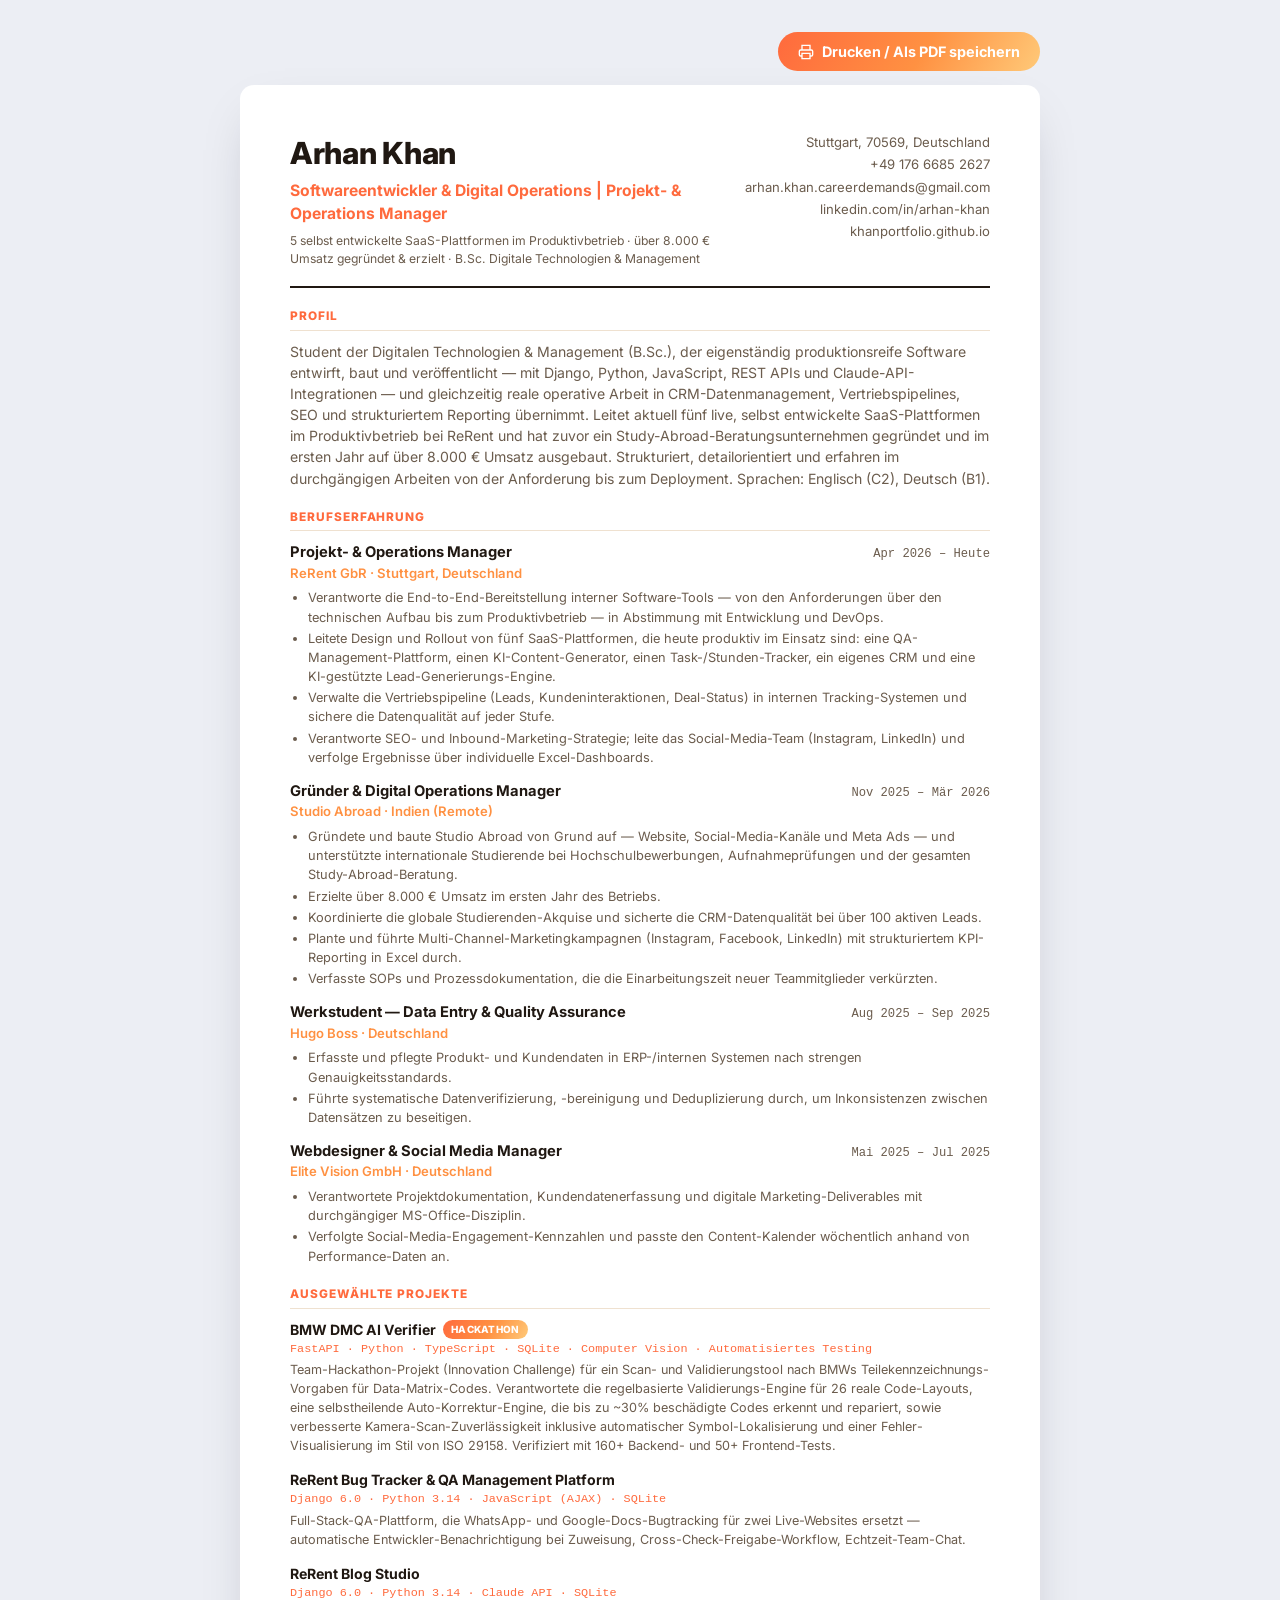
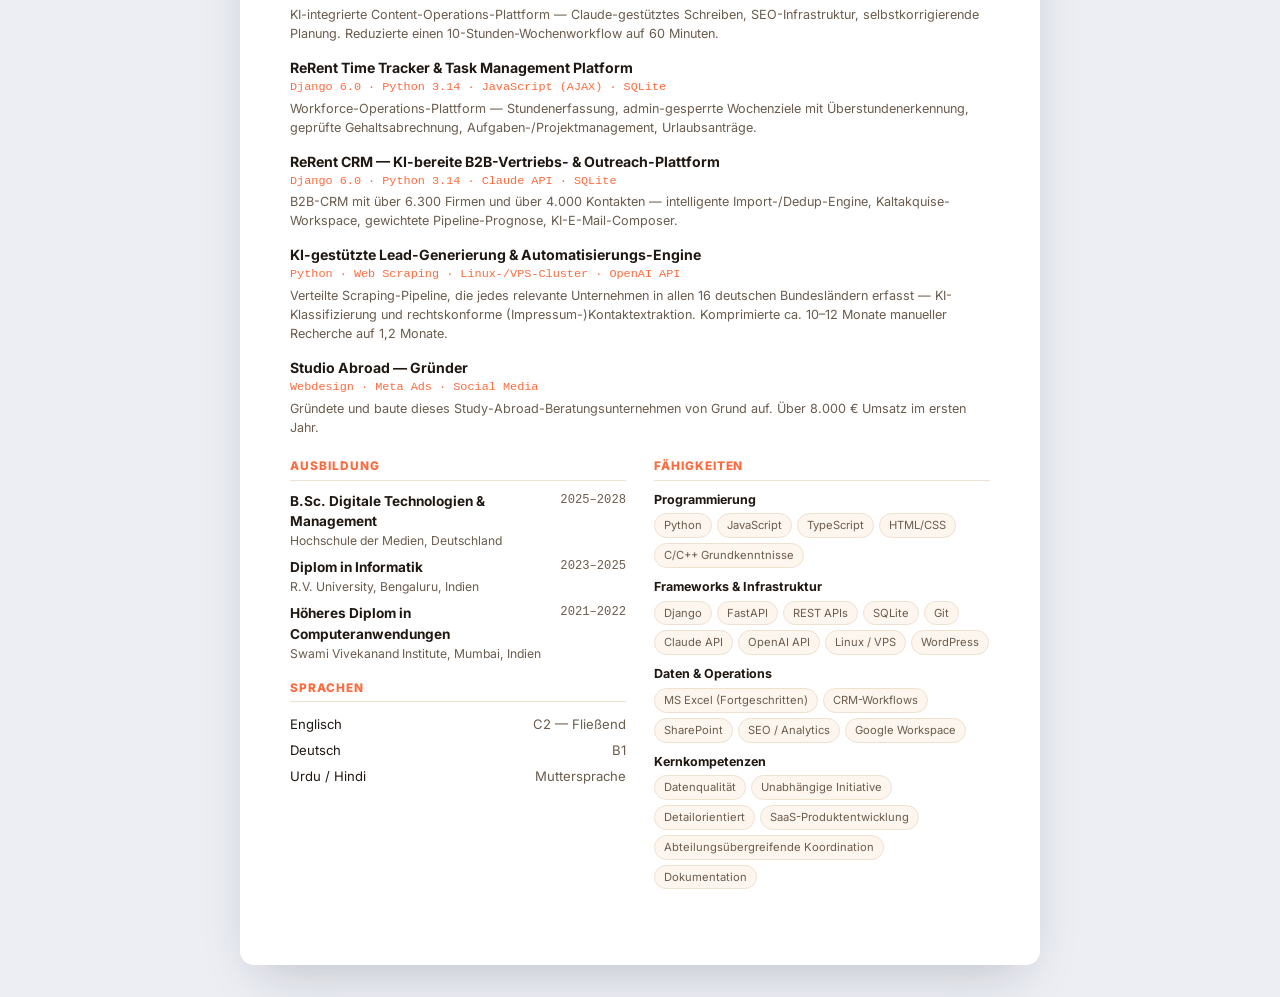
<file: cv-de.html>
<!DOCTYPE html>
<html lang="de">
<head>
<meta charset="UTF-8">
<meta name="viewport" content="width=device-width, initial-scale=1.0">
<title>Arhan Khan — Lebenslauf</title>
<meta name="description" content="Arhan Khan — Softwareentwickler &amp; Digital Operations. Lebenslauf.">
<link rel="icon" href="data:image/svg+xml,%3Csvg xmlns='http://www.w3.org/2000/svg' viewBox='0 0 64 64'%3E%3Cdefs%3E%3ClinearGradient id='g' x1='0' y1='0' x2='1' y2='1'%3E%3Cstop offset='0' stop-color='%23ff6a3d'/%3E%3Cstop offset='.5' stop-color='%23ff9142'/%3E%3Cstop offset='1' stop-color='%23ffc978'/%3E%3C/linearGradient%3E%3C/defs%3E%3Crect width='64' height='64' rx='16' fill='url(%23g)'/%3E%3Ctext x='32' y='42' font-size='28' font-family='Arial,sans-serif' font-weight='700' fill='white' text-anchor='middle'%3EAK%3C/text%3E%3C/svg%3E">
<link rel="preconnect" href="https://fonts.googleapis.com">
<link rel="preconnect" href="https://fonts.gstatic.com" crossorigin>
<link href="https://fonts.googleapis.com/css2?family=Inter:wght@400;500;600;700;800&display=swap" rel="stylesheet">
<style>
  :root {
    --accent-1: #ff6a3d; --accent-2: #ff9142; --accent-3: #ffc978;
    --gradient: linear-gradient(120deg, var(--accent-1), var(--accent-2) 55%, var(--accent-3));
    --text: #201812; --text-dim: #6b5c4d; --border: #efe1d0; --bg-alt: #fdf6ee;
  }
  * { box-sizing: border-box; margin: 0; padding: 0; }
  body {
    font-family: 'Inter', system-ui, sans-serif;
    color: var(--text);
    line-height: 1.5;
    background: #eceef4;
    padding: 32px 16px;
  }
  .page {
    max-width: 800px;
    margin: 0 auto;
    background: #fff;
    border-radius: 14px;
    box-shadow: 0 20px 50px -20px rgba(20,20,40,.25);
    padding: 46px 50px 56px;
  }
  .toolbar {
    max-width: 800px; margin: 0 auto 14px;
    display: flex; justify-content: flex-end;
  }
  .print-btn {
    display: inline-flex; align-items: center; gap: 8px;
    background: var(--gradient); color: #fff; border: none;
    padding: 11px 20px; border-radius: 999px; font-weight: 700; font-size: .9rem;
    cursor: pointer; font-family: inherit;
  }
  header { display: flex; justify-content: space-between; align-items: flex-start; gap: 20px; border-bottom: 2px solid var(--text); padding-bottom: 18px; margin-bottom: 20px; }
  h1 { font-size: 1.9rem; font-weight: 800; letter-spacing: -.01em; }
  .role { font-size: .98rem; color: var(--accent-1); font-weight: 700; margin-top: 2px; }
  .hdr-stats { font-size: .76rem; color: var(--text-dim); margin-top: 6px; }
  .contact { text-align: right; font-size: .82rem; color: var(--text-dim); line-height: 1.7; }
  .contact a { color: var(--text-dim); text-decoration: none; }

  section { margin-bottom: 20px; }
  h2 {
    font-size: .74rem; letter-spacing: .08em; text-transform: uppercase;
    color: var(--accent-1); font-weight: 800; margin-bottom: 10px;
    padding-bottom: 4px; border-bottom: 1px solid var(--border);
  }
  .profile { font-size: .88rem; color: var(--text-dim); }

  .entry { margin-bottom: 13px; }
  .entry:last-child { margin-bottom: 0; }
  .entry-head { display: flex; justify-content: space-between; align-items: baseline; gap: 12px; flex-wrap: wrap; }
  .entry-title { font-weight: 700; font-size: .92rem; }
  .entry-org { font-size: .82rem; color: var(--accent-2); font-weight: 600; }
  .entry-date { font-size: .76rem; color: var(--text-dim); font-family: ui-monospace, monospace; white-space: nowrap; }
  .entry ul { margin: 5px 0 0 18px; }
  .entry li { font-size: .8rem; color: var(--text-dim); margin-bottom: 2px; }

  .proj-title { font-weight: 700; font-size: .88rem; display: flex; align-items: center; gap: 7px; flex-wrap: wrap; }
  .proj-badge {
    display: inline-block; font-size: .62rem; font-weight: 800; letter-spacing: .03em;
    text-transform: uppercase; color: #fff; background: var(--gradient);
    border-radius: 999px; padding: 2px 8px;
  }
  .proj-stack { font-size: .74rem; color: var(--accent-1); font-family: ui-monospace, monospace; margin: 1px 0 3px; }
  .proj-desc { font-size: .79rem; color: var(--text-dim); }

  .two-col { display: grid; grid-template-columns: 1fr 1fr; gap: 28px; }
  .skill-group { margin-bottom: 10px; }
  .skill-group:last-child { margin-bottom: 0; }
  .skill-label { font-size: .78rem; font-weight: 700; margin-bottom: 4px; }
  .pill-row { display: flex; flex-wrap: wrap; gap: 5px; }
  .pill { font-size: .7rem; background: var(--bg-alt); border: 1px solid var(--border); border-radius: 999px; padding: 3px 9px; color: var(--text-dim); }

  .edu-row { display: flex; justify-content: space-between; gap: 10px; font-size: .82rem; margin-bottom: 6px; }
  .edu-row strong { display: block; font-size: .85rem; }
  .edu-loc { color: var(--text-dim); font-size: .76rem; }
  .edu-date { color: var(--text-dim); font-size: .76rem; font-family: ui-monospace, monospace; white-space: nowrap; }

  .lang-row { display: flex; justify-content: space-between; font-size: .82rem; padding: 3px 0; }
  .lang-row span:last-child { color: var(--text-dim); }

  @media print {
    body { background: #fff; padding: 0; font-size: 85%; }
    .toolbar { display: none; }
    .page { box-shadow: none; border-radius: 0; padding: 0; max-width: 100%; }
    @page { margin: 9mm; }
    header { margin-bottom: 11px; padding-bottom: 10px; }
    section { margin-bottom: 10px; }
    h2 { margin-bottom: 5px; padding-bottom: 2px; }
    .entry { margin-bottom: 6px; }
    .entry ul { margin-top: 3px; }
    .entry li { margin-bottom: 1px; line-height: 1.32; }
    .profile { line-height: 1.38; }
  }
  @media (max-width: 640px) {
    .page { padding: 30px 22px; }
    header { flex-direction: column; }
    .contact { text-align: left; }
    .two-col { grid-template-columns: 1fr; }
  }
</style>
</head>
<body>

<div class="toolbar">
  <button class="print-btn" onclick="window.print()">
    <svg width="16" height="16" viewBox="0 0 24 24" fill="none" stroke="currentColor" stroke-width="2"><path d="M6 9V2h12v7M6 18H4a2 2 0 0 1-2-2v-5a2 2 0 0 1 2-2h16a2 2 0 0 1 2 2v5a2 2 0 0 1-2 2h-2M6 14h12v8H6z"/></svg>
    Drucken / Als PDF speichern
  </button>
</div>

<div class="page">

  <header>
    <div>
      <h1>Arhan Khan</h1>
      <p class="role">Softwareentwickler &amp; Digital Operations | Projekt- &amp; Operations Manager</p>
      <p class="hdr-stats">5 selbst entwickelte SaaS-Plattformen im Produktivbetrieb · über 8.000&nbsp;€ Umsatz gegründet &amp; erzielt · B.Sc. Digitale Technologien &amp; Management</p>
    </div>
    <div class="contact">
      Stuttgart, 70569, Deutschland<br>
      +49 176 6685 2627<br>
      <a href="mailto:arhan.khan.careerdemands@gmail.com">arhan.khan.careerdemands@gmail.com</a><br>
      <a href="https://linkedin.com/in/arhan-khan">linkedin.com/in/arhan-khan</a><br>
      <a href="https://khanportfolio.github.io/">khanportfolio.github.io</a>
    </div>
  </header>

  <section>
    <h2>Profil</h2>
    <p class="profile">Student der Digitalen Technologien &amp; Management (B.Sc.), der eigenständig produktionsreife Software entwirft, baut und veröffentlicht — mit Django, Python, JavaScript, REST APIs und Claude-API-Integrationen — und gleichzeitig reale operative Arbeit in CRM-Datenmanagement, Vertriebspipelines, SEO und strukturiertem Reporting übernimmt. Leitet aktuell fünf live, selbst entwickelte SaaS-Plattformen im Produktivbetrieb bei ReRent und hat zuvor ein Study-Abroad-Beratungsunternehmen gegründet und im ersten Jahr auf über 8.000&nbsp;€ Umsatz ausgebaut. Strukturiert, detailorientiert und erfahren im durchgängigen Arbeiten von der Anforderung bis zum Deployment. Sprachen: Englisch (C2), Deutsch (B1).</p>
  </section>

  <section>
    <h2>Berufserfahrung</h2>

    <div class="entry">
      <div class="entry-head">
        <span class="entry-title">Projekt- &amp; Operations Manager</span>
        <span class="entry-date">Apr 2026 – Heute</span>
      </div>
      <div class="entry-org">ReRent GbR · Stuttgart, Deutschland</div>
      <ul>
        <li>Verantworte die End-to-End-Bereitstellung interner Software-Tools — von den Anforderungen über den technischen Aufbau bis zum Produktivbetrieb — in Abstimmung mit Entwicklung und DevOps.</li>
        <li>Leitete Design und Rollout von fünf SaaS-Plattformen, die heute produktiv im Einsatz sind: eine QA-Management-Plattform, einen KI-Content-Generator, einen Task-/Stunden-Tracker, ein eigenes CRM und eine KI-gestützte Lead-Generierungs-Engine.</li>
        <li>Verwalte die Vertriebspipeline (Leads, Kundeninteraktionen, Deal-Status) in internen Tracking-Systemen und sichere die Datenqualität auf jeder Stufe.</li>
        <li>Verantworte SEO- und Inbound-Marketing-Strategie; leite das Social-Media-Team (Instagram, LinkedIn) und verfolge Ergebnisse über individuelle Excel-Dashboards.</li>
      </ul>
    </div>

    <div class="entry">
      <div class="entry-head">
        <span class="entry-title">Gründer &amp; Digital Operations Manager</span>
        <span class="entry-date">Nov 2025 – Mär 2026</span>
      </div>
      <div class="entry-org">Studio Abroad · Indien (Remote)</div>
      <ul>
        <li>Gründete und baute Studio Abroad von Grund auf — Website, Social-Media-Kanäle und Meta Ads — und unterstützte internationale Studierende bei Hochschulbewerbungen, Aufnahmeprüfungen und der gesamten Study-Abroad-Beratung.</li>
        <li>Erzielte über 8.000&nbsp;€ Umsatz im ersten Jahr des Betriebs.</li>
        <li>Koordinierte die globale Studierenden-Akquise und sicherte die CRM-Datenqualität bei über 100 aktiven Leads.</li>
        <li>Plante und führte Multi-Channel-Marketingkampagnen (Instagram, Facebook, LinkedIn) mit strukturiertem KPI-Reporting in Excel durch.</li>
        <li>Verfasste SOPs und Prozessdokumentation, die die Einarbeitungszeit neuer Teammitglieder verkürzten.</li>
      </ul>
    </div>

    <div class="entry">
      <div class="entry-head">
        <span class="entry-title">Werkstudent — Data Entry &amp; Quality Assurance</span>
        <span class="entry-date">Aug 2025 – Sep 2025</span>
      </div>
      <div class="entry-org">Hugo Boss · Deutschland</div>
      <ul>
        <li>Erfasste und pflegte Produkt- und Kundendaten in ERP-/internen Systemen nach strengen Genauigkeitsstandards.</li>
        <li>Führte systematische Datenverifizierung, -bereinigung und Deduplizierung durch, um Inkonsistenzen zwischen Datensätzen zu beseitigen.</li>
      </ul>
    </div>

    <div class="entry">
      <div class="entry-head">
        <span class="entry-title">Webdesigner &amp; Social Media Manager</span>
        <span class="entry-date">Mai 2025 – Jul 2025</span>
      </div>
      <div class="entry-org">Elite Vision GmbH · Deutschland</div>
      <ul>
        <li>Verantwortete Projektdokumentation, Kundendatenerfassung und digitale Marketing-Deliverables mit durchgängiger MS-Office-Disziplin.</li>
        <li>Verfolgte Social-Media-Engagement-Kennzahlen und passte den Content-Kalender wöchentlich anhand von Performance-Daten an.</li>
      </ul>
    </div>
  </section>

  <section>
    <h2>Ausgewählte Projekte</h2>

    <div class="entry">
      <div class="proj-title">BMW DMC AI Verifier <span class="proj-badge">Hackathon</span></div>
      <div class="proj-stack">FastAPI · Python · TypeScript · SQLite · Computer Vision · Automatisiertes Testing</div>
      <div class="proj-desc">Team-Hackathon-Projekt (Innovation Challenge) für ein Scan- und Validierungstool nach BMWs Teilekennzeichnungs-Vorgaben für Data-Matrix-Codes. Verantwortete die regelbasierte Validierungs-Engine für 26 reale Code-Layouts, eine selbstheilende Auto-Korrektur-Engine, die bis zu ~30% beschädigte Codes erkennt und repariert, sowie verbesserte Kamera-Scan-Zuverlässigkeit inklusive automatischer Symbol-Lokalisierung und einer Fehler-Visualisierung im Stil von ISO 29158. Verifiziert mit 160+ Backend- und 50+ Frontend-Tests.</div>
    </div>
    <div class="entry">
      <div class="proj-title">ReRent Bug Tracker &amp; QA Management Platform</div>
      <div class="proj-stack">Django 6.0 · Python 3.14 · JavaScript (AJAX) · SQLite</div>
      <div class="proj-desc">Full-Stack-QA-Plattform, die WhatsApp- und Google-Docs-Bugtracking für zwei Live-Websites ersetzt — automatische Entwickler-Benachrichtigung bei Zuweisung, Cross-Check-Freigabe-Workflow, Echtzeit-Team-Chat.</div>
    </div>
    <div class="entry">
      <div class="proj-title">ReRent Blog Studio</div>
      <div class="proj-stack">Django 6.0 · Python 3.14 · Claude API · SQLite</div>
      <div class="proj-desc">KI-integrierte Content-Operations-Plattform — Claude-gestütztes Schreiben, SEO-Infrastruktur, selbstkorrigierende Planung. Reduzierte einen 10-Stunden-Wochenworkflow auf 60 Minuten.</div>
    </div>
    <div class="entry">
      <div class="proj-title">ReRent Time Tracker &amp; Task Management Platform</div>
      <div class="proj-stack">Django 6.0 · Python 3.14 · JavaScript (AJAX) · SQLite</div>
      <div class="proj-desc">Workforce-Operations-Plattform — Stundenerfassung, admin-gesperrte Wochenziele mit Überstundenerkennung, geprüfte Gehaltsabrechnung, Aufgaben-/Projektmanagement, Urlaubsanträge.</div>
    </div>
    <div class="entry">
      <div class="proj-title">ReRent CRM — KI-bereite B2B-Vertriebs- &amp; Outreach-Plattform</div>
      <div class="proj-stack">Django 6.0 · Python 3.14 · Claude API · SQLite</div>
      <div class="proj-desc">B2B-CRM mit über 6.300 Firmen und über 4.000 Kontakten — intelligente Import-/Dedup-Engine, Kaltakquise-Workspace, gewichtete Pipeline-Prognose, KI-E-Mail-Composer.</div>
    </div>
    <div class="entry">
      <div class="proj-title">KI-gestützte Lead-Generierung &amp; Automatisierungs-Engine</div>
      <div class="proj-stack">Python · Web Scraping · Linux-/VPS-Cluster · OpenAI API</div>
      <div class="proj-desc">Verteilte Scraping-Pipeline, die jedes relevante Unternehmen in allen 16 deutschen Bundesländern erfasst — KI-Klassifizierung und rechtskonforme (Impressum-)Kontaktextraktion. Komprimierte ca. 10–12 Monate manueller Recherche auf 1,2 Monate.</div>
    </div>
    <div class="entry">
      <div class="proj-title">Studio Abroad — Gründer</div>
      <div class="proj-stack">Webdesign · Meta Ads · Social Media</div>
      <div class="proj-desc">Gründete und baute dieses Study-Abroad-Beratungsunternehmen von Grund auf. Über 8.000&nbsp;€ Umsatz im ersten Jahr.</div>
    </div>
  </section>

  <div class="two-col">
    <section>
      <h2>Ausbildung</h2>
      <div class="edu-row">
        <div><strong>B.Sc. Digitale Technologien &amp; Management</strong><span class="edu-loc">Hochschule der Medien, Deutschland</span></div>
        <span class="edu-date">2025–2028</span>
      </div>
      <div class="edu-row">
        <div><strong>Diplom in Informatik</strong><span class="edu-loc">R.V. University, Bengaluru, Indien</span></div>
        <span class="edu-date">2023–2025</span>
      </div>
      <div class="edu-row">
        <div><strong>Höheres Diplom in Computeranwendungen</strong><span class="edu-loc">Swami Vivekanand Institute, Mumbai, Indien</span></div>
        <span class="edu-date">2021–2022</span>
      </div>

      <h2 style="margin-top:16px">Sprachen</h2>
      <div class="lang-row"><span>Englisch</span><span>C2 — Fließend</span></div>
      <div class="lang-row"><span>Deutsch</span><span>B1</span></div>
      <div class="lang-row"><span>Urdu / Hindi</span><span>Muttersprache</span></div>
    </section>

    <section>
      <h2>Fähigkeiten</h2>
      <div class="skill-group">
        <div class="skill-label">Programmierung</div>
        <div class="pill-row">
          <span class="pill">Python</span><span class="pill">JavaScript</span><span class="pill">TypeScript</span><span class="pill">HTML/CSS</span><span class="pill">C/C++ Grundkenntnisse</span>
        </div>
      </div>
      <div class="skill-group">
        <div class="skill-label">Frameworks &amp; Infrastruktur</div>
        <div class="pill-row">
          <span class="pill">Django</span><span class="pill">FastAPI</span><span class="pill">REST APIs</span><span class="pill">SQLite</span><span class="pill">Git</span><span class="pill">Claude API</span><span class="pill">OpenAI API</span><span class="pill">Linux / VPS</span><span class="pill">WordPress</span>
        </div>
      </div>
      <div class="skill-group">
        <div class="skill-label">Daten &amp; Operations</div>
        <div class="pill-row">
          <span class="pill">MS Excel (Fortgeschritten)</span><span class="pill">CRM-Workflows</span><span class="pill">SharePoint</span><span class="pill">SEO / Analytics</span><span class="pill">Google Workspace</span>
        </div>
      </div>
      <div class="skill-group">
        <div class="skill-label">Kernkompetenzen</div>
        <div class="pill-row">
          <span class="pill">Datenqualität</span><span class="pill">Unabhängige Initiative</span><span class="pill">Detailorientiert</span><span class="pill">SaaS-Produktentwicklung</span><span class="pill">Abteilungsübergreifende Koordination</span><span class="pill">Dokumentation</span>
        </div>
      </div>
    </section>
  </div>

</div>
</body>
</html>
</file>
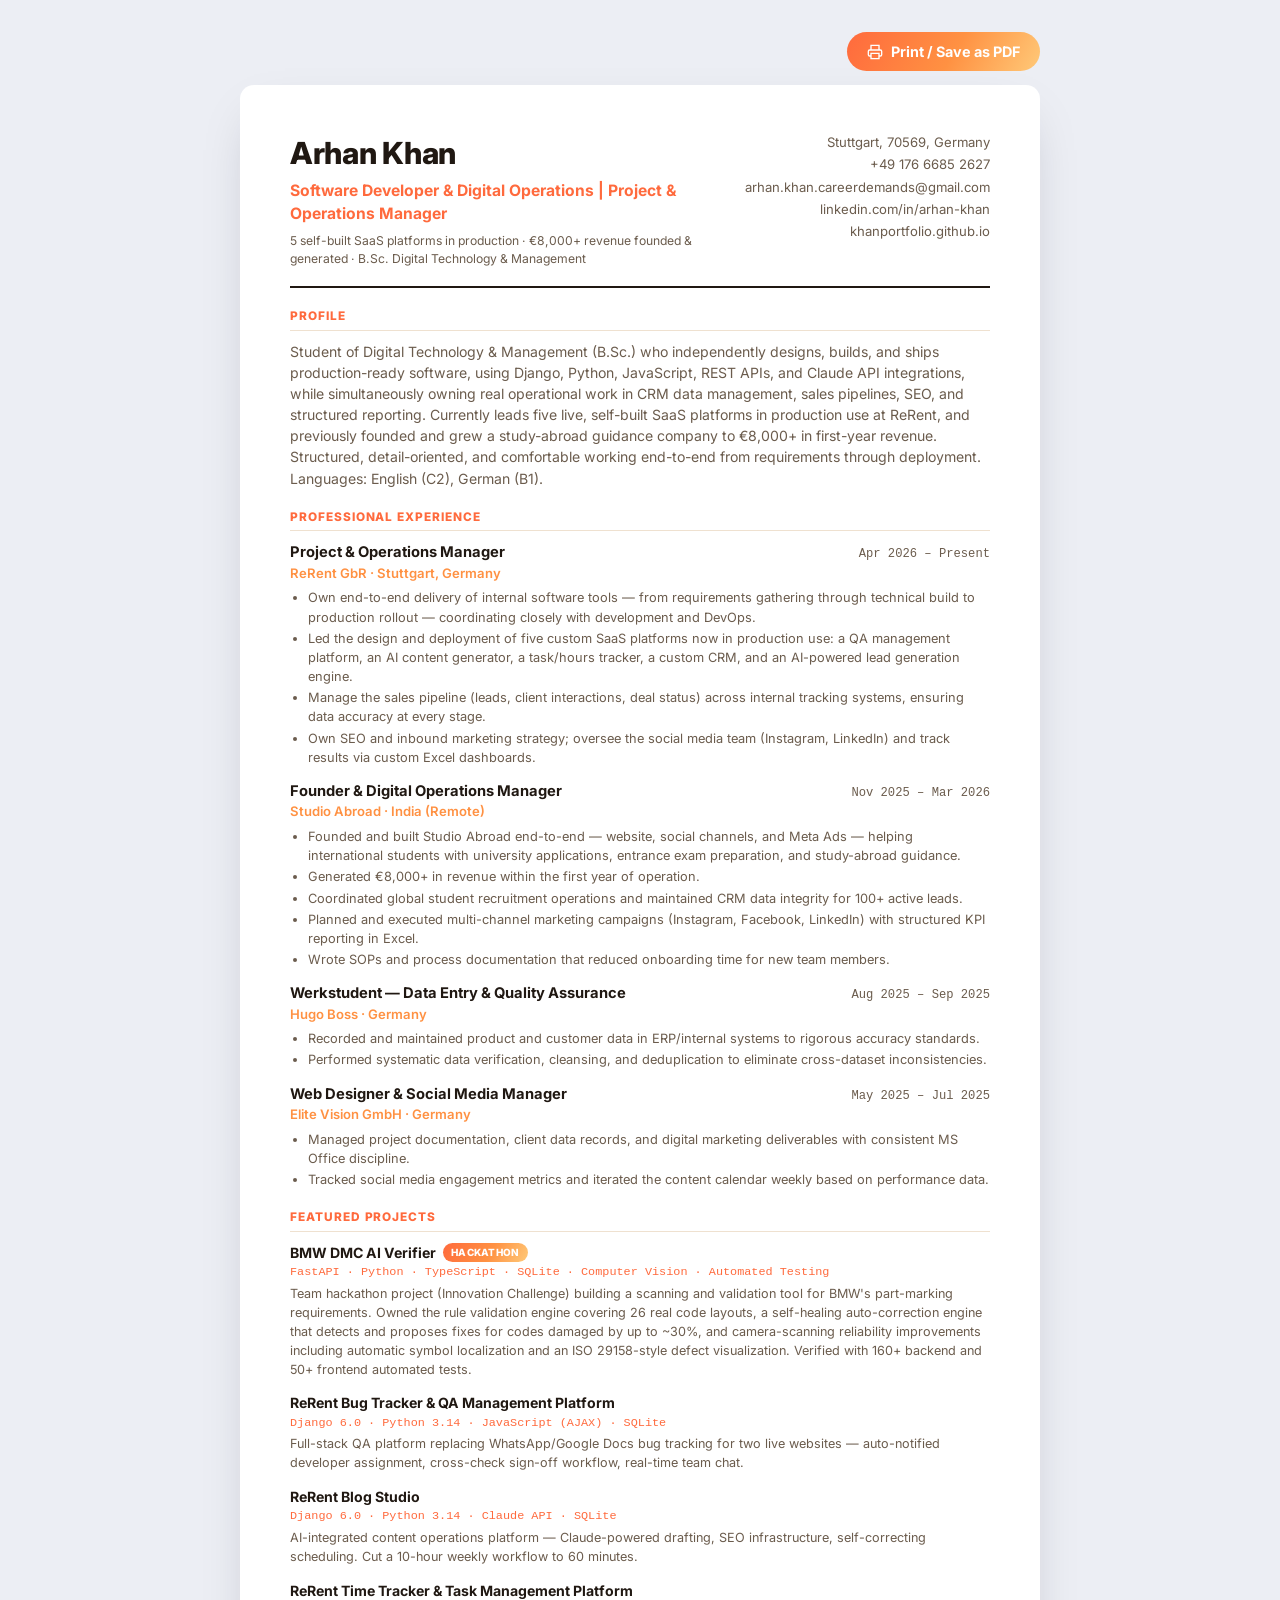
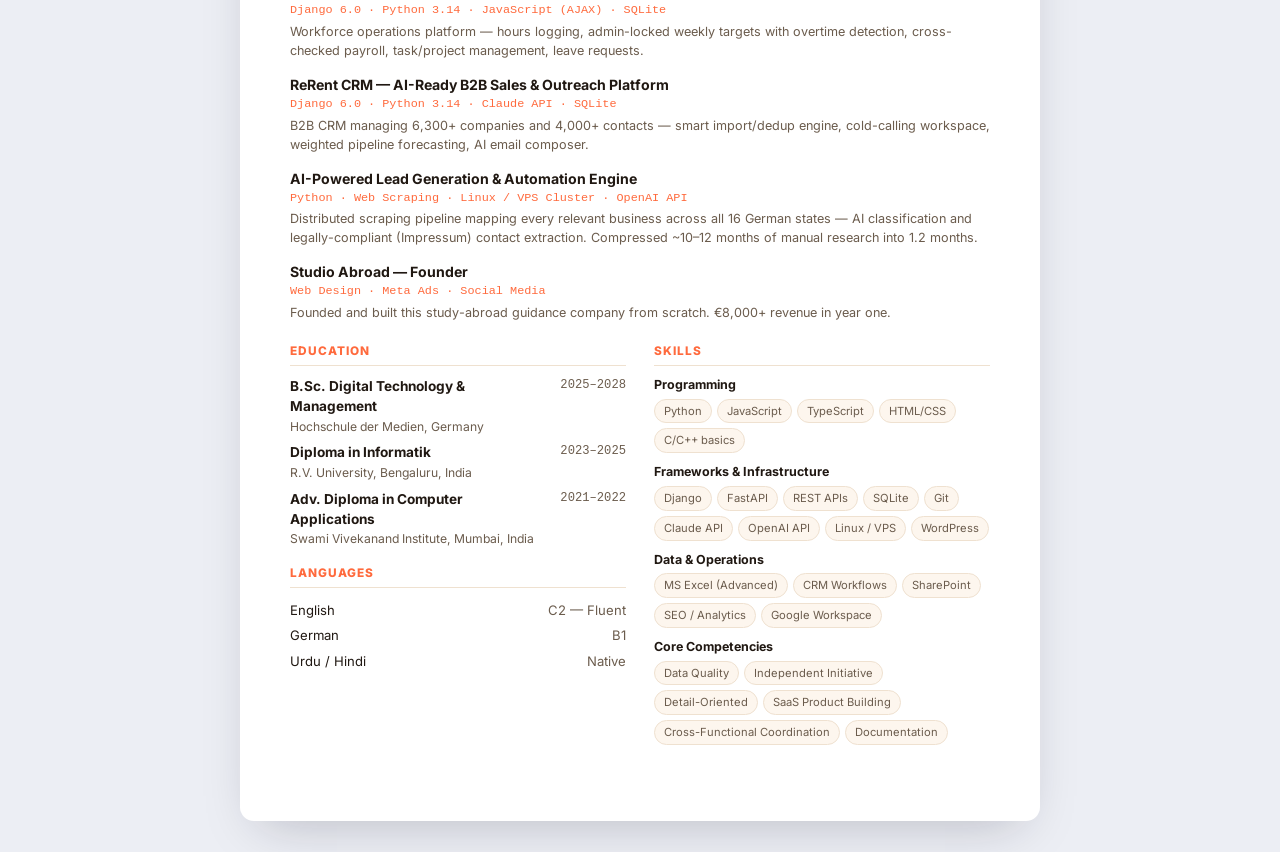
<file: cv.html>
<!DOCTYPE html>
<html lang="en">
<head>
<meta charset="UTF-8">
<meta name="viewport" content="width=device-width, initial-scale=1.0">
<title>Arhan Khan — CV</title>
<meta name="description" content="Arhan Khan — Software Developer &amp; Digital Operations. Curriculum Vitae.">
<link rel="icon" href="data:image/svg+xml,%3Csvg xmlns='http://www.w3.org/2000/svg' viewBox='0 0 64 64'%3E%3Cdefs%3E%3ClinearGradient id='g' x1='0' y1='0' x2='1' y2='1'%3E%3Cstop offset='0' stop-color='%23ff6a3d'/%3E%3Cstop offset='.5' stop-color='%23ff9142'/%3E%3Cstop offset='1' stop-color='%23ffc978'/%3E%3C/linearGradient%3E%3C/defs%3E%3Crect width='64' height='64' rx='16' fill='url(%23g)'/%3E%3Ctext x='32' y='42' font-size='28' font-family='Arial,sans-serif' font-weight='700' fill='white' text-anchor='middle'%3EAK%3C/text%3E%3C/svg%3E">
<link rel="preconnect" href="https://fonts.googleapis.com">
<link rel="preconnect" href="https://fonts.gstatic.com" crossorigin>
<link href="https://fonts.googleapis.com/css2?family=Inter:wght@400;500;600;700;800&display=swap" rel="stylesheet">
<style>
  :root {
    --accent-1: #ff6a3d; --accent-2: #ff9142; --accent-3: #ffc978;
    --gradient: linear-gradient(120deg, var(--accent-1), var(--accent-2) 55%, var(--accent-3));
    --text: #201812; --text-dim: #6b5c4d; --border: #efe1d0; --bg-alt: #fdf6ee;
  }
  * { box-sizing: border-box; margin: 0; padding: 0; }
  body {
    font-family: 'Inter', system-ui, sans-serif;
    color: var(--text);
    line-height: 1.5;
    background: #eceef4;
    padding: 32px 16px;
  }
  .page {
    max-width: 800px;
    margin: 0 auto;
    background: #fff;
    border-radius: 14px;
    box-shadow: 0 20px 50px -20px rgba(20,20,40,.25);
    padding: 46px 50px 56px;
  }
  .toolbar {
    max-width: 800px; margin: 0 auto 14px;
    display: flex; justify-content: flex-end;
  }
  .print-btn {
    display: inline-flex; align-items: center; gap: 8px;
    background: var(--gradient); color: #fff; border: none;
    padding: 11px 20px; border-radius: 999px; font-weight: 700; font-size: .9rem;
    cursor: pointer; font-family: inherit;
  }
  header { display: flex; justify-content: space-between; align-items: flex-start; gap: 20px; border-bottom: 2px solid var(--text); padding-bottom: 18px; margin-bottom: 20px; }
  h1 { font-size: 1.9rem; font-weight: 800; letter-spacing: -.01em; }
  .role { font-size: .98rem; color: var(--accent-1); font-weight: 700; margin-top: 2px; }
  .hdr-stats { font-size: .76rem; color: var(--text-dim); margin-top: 6px; }
  .contact { text-align: right; font-size: .82rem; color: var(--text-dim); line-height: 1.7; }
  .contact a { color: var(--text-dim); text-decoration: none; }

  section { margin-bottom: 20px; }
  h2 {
    font-size: .74rem; letter-spacing: .08em; text-transform: uppercase;
    color: var(--accent-1); font-weight: 800; margin-bottom: 10px;
    padding-bottom: 4px; border-bottom: 1px solid var(--border);
  }
  .profile { font-size: .88rem; color: var(--text-dim); }

  .entry { margin-bottom: 13px; }
  .entry:last-child { margin-bottom: 0; }
  .entry-head { display: flex; justify-content: space-between; align-items: baseline; gap: 12px; flex-wrap: wrap; }
  .entry-title { font-weight: 700; font-size: .92rem; }
  .entry-org { font-size: .82rem; color: var(--accent-2); font-weight: 600; }
  .entry-date { font-size: .76rem; color: var(--text-dim); font-family: ui-monospace, monospace; white-space: nowrap; }
  .entry ul { margin: 5px 0 0 18px; }
  .entry li { font-size: .8rem; color: var(--text-dim); margin-bottom: 2px; }

  .proj-title { font-weight: 700; font-size: .88rem; display: flex; align-items: center; gap: 7px; flex-wrap: wrap; }
  .proj-badge {
    display: inline-block; font-size: .62rem; font-weight: 800; letter-spacing: .03em;
    text-transform: uppercase; color: #fff; background: var(--gradient);
    border-radius: 999px; padding: 2px 8px;
  }
  .proj-stack { font-size: .74rem; color: var(--accent-1); font-family: ui-monospace, monospace; margin: 1px 0 3px; }
  .proj-desc { font-size: .79rem; color: var(--text-dim); }

  .two-col { display: grid; grid-template-columns: 1fr 1fr; gap: 28px; }
  .skill-group { margin-bottom: 10px; }
  .skill-group:last-child { margin-bottom: 0; }
  .skill-label { font-size: .78rem; font-weight: 700; margin-bottom: 4px; }
  .pill-row { display: flex; flex-wrap: wrap; gap: 5px; }
  .pill { font-size: .7rem; background: var(--bg-alt); border: 1px solid var(--border); border-radius: 999px; padding: 3px 9px; color: var(--text-dim); }

  .edu-row { display: flex; justify-content: space-between; gap: 10px; font-size: .82rem; margin-bottom: 6px; }
  .edu-row strong { display: block; font-size: .85rem; }
  .edu-loc { color: var(--text-dim); font-size: .76rem; }
  .edu-date { color: var(--text-dim); font-size: .76rem; font-family: ui-monospace, monospace; white-space: nowrap; }

  .lang-row { display: flex; justify-content: space-between; font-size: .82rem; padding: 3px 0; }
  .lang-row span:last-child { color: var(--text-dim); }

  @media print {
    body { background: #fff; padding: 0; font-size: 91%; }
    .toolbar { display: none; }
    .page { box-shadow: none; border-radius: 0; padding: 0; max-width: 100%; }
    @page { margin: 11mm; }
    header { margin-bottom: 14px; padding-bottom: 12px; }
    section { margin-bottom: 13px; }
    h2 { margin-bottom: 6px; padding-bottom: 3px; }
    .entry { margin-bottom: 8px; }
    .entry ul { margin-top: 4px; }
    .entry li { margin-bottom: 1px; line-height: 1.38; }
    .profile { line-height: 1.42; }
  }
  @media (max-width: 640px) {
    .page { padding: 30px 22px; }
    header { flex-direction: column; }
    .contact { text-align: left; }
    .two-col { grid-template-columns: 1fr; }
  }
</style>
</head>
<body>

<div class="toolbar">
  <button class="print-btn" onclick="window.print()">
    <svg width="16" height="16" viewBox="0 0 24 24" fill="none" stroke="currentColor" stroke-width="2"><path d="M6 9V2h12v7M6 18H4a2 2 0 0 1-2-2v-5a2 2 0 0 1 2-2h16a2 2 0 0 1 2 2v5a2 2 0 0 1-2 2h-2M6 14h12v8H6z"/></svg>
    Print / Save as PDF
  </button>
</div>

<div class="page">

  <header>
    <div>
      <h1>Arhan Khan</h1>
      <p class="role">Software Developer &amp; Digital Operations | Project &amp; Operations Manager</p>
      <p class="hdr-stats">5 self-built SaaS platforms in production · €8,000+ revenue founded &amp; generated · B.Sc. Digital Technology &amp; Management</p>
    </div>
    <div class="contact">
      Stuttgart, 70569, Germany<br>
      +49 176 6685 2627<br>
      <a href="mailto:arhan.khan.careerdemands@gmail.com">arhan.khan.careerdemands@gmail.com</a><br>
      <a href="https://linkedin.com/in/arhan-khan">linkedin.com/in/arhan-khan</a><br>
      <a href="https://khanportfolio.github.io/">khanportfolio.github.io</a>
    </div>
  </header>

  <section>
    <h2>Profile</h2>
    <p class="profile">Student of Digital Technology &amp; Management (B.Sc.) who independently designs, builds, and ships production-ready software, using Django, Python, JavaScript, REST APIs, and Claude API integrations, while simultaneously owning real operational work in CRM data management, sales pipelines, SEO, and structured reporting. Currently leads five live, self-built SaaS platforms in production use at ReRent, and previously founded and grew a study-abroad guidance company to €8,000+ in first-year revenue. Structured, detail-oriented, and comfortable working end-to-end from requirements through deployment. Languages: English (C2), German (B1).</p>
  </section>

  <section>
    <h2>Professional Experience</h2>

    <div class="entry">
      <div class="entry-head">
        <span class="entry-title">Project &amp; Operations Manager</span>
        <span class="entry-date">Apr 2026 – Present</span>
      </div>
      <div class="entry-org">ReRent GbR · Stuttgart, Germany</div>
      <ul>
        <li>Own end-to-end delivery of internal software tools — from requirements gathering through technical build to production rollout — coordinating closely with development and DevOps.</li>
        <li>Led the design and deployment of five custom SaaS platforms now in production use: a QA management platform, an AI content generator, a task/hours tracker, a custom CRM, and an AI-powered lead generation engine.</li>
        <li>Manage the sales pipeline (leads, client interactions, deal status) across internal tracking systems, ensuring data accuracy at every stage.</li>
        <li>Own SEO and inbound marketing strategy; oversee the social media team (Instagram, LinkedIn) and track results via custom Excel dashboards.</li>
      </ul>
    </div>

    <div class="entry">
      <div class="entry-head">
        <span class="entry-title">Founder &amp; Digital Operations Manager</span>
        <span class="entry-date">Nov 2025 – Mar 2026</span>
      </div>
      <div class="entry-org">Studio Abroad · India (Remote)</div>
      <ul>
        <li>Founded and built Studio Abroad end-to-end — website, social channels, and Meta Ads — helping international students with university applications, entrance exam preparation, and study-abroad guidance.</li>
        <li>Generated €8,000+ in revenue within the first year of operation.</li>
        <li>Coordinated global student recruitment operations and maintained CRM data integrity for 100+ active leads.</li>
        <li>Planned and executed multi-channel marketing campaigns (Instagram, Facebook, LinkedIn) with structured KPI reporting in Excel.</li>
        <li>Wrote SOPs and process documentation that reduced onboarding time for new team members.</li>
      </ul>
    </div>

    <div class="entry">
      <div class="entry-head">
        <span class="entry-title">Werkstudent — Data Entry &amp; Quality Assurance</span>
        <span class="entry-date">Aug 2025 – Sep 2025</span>
      </div>
      <div class="entry-org">Hugo Boss · Germany</div>
      <ul>
        <li>Recorded and maintained product and customer data in ERP/internal systems to rigorous accuracy standards.</li>
        <li>Performed systematic data verification, cleansing, and deduplication to eliminate cross-dataset inconsistencies.</li>
      </ul>
    </div>

    <div class="entry">
      <div class="entry-head">
        <span class="entry-title">Web Designer &amp; Social Media Manager</span>
        <span class="entry-date">May 2025 – Jul 2025</span>
      </div>
      <div class="entry-org">Elite Vision GmbH · Germany</div>
      <ul>
        <li>Managed project documentation, client data records, and digital marketing deliverables with consistent MS Office discipline.</li>
        <li>Tracked social media engagement metrics and iterated the content calendar weekly based on performance data.</li>
      </ul>
    </div>
  </section>

  <section>
    <h2>Featured Projects</h2>

    <div class="entry">
      <div class="proj-title">BMW DMC AI Verifier <span class="proj-badge">Hackathon</span></div>
      <div class="proj-stack">FastAPI · Python · TypeScript · SQLite · Computer Vision · Automated Testing</div>
      <div class="proj-desc">Team hackathon project (Innovation Challenge) building a scanning and validation tool for BMW's part-marking requirements. Owned the rule validation engine covering 26 real code layouts, a self-healing auto-correction engine that detects and proposes fixes for codes damaged by up to ~30%, and camera-scanning reliability improvements including automatic symbol localization and an ISO 29158-style defect visualization. Verified with 160+ backend and 50+ frontend automated tests.</div>
    </div>
    <div class="entry">
      <div class="proj-title">ReRent Bug Tracker &amp; QA Management Platform</div>
      <div class="proj-stack">Django 6.0 · Python 3.14 · JavaScript (AJAX) · SQLite</div>
      <div class="proj-desc">Full-stack QA platform replacing WhatsApp/Google Docs bug tracking for two live websites — auto-notified developer assignment, cross-check sign-off workflow, real-time team chat.</div>
    </div>
    <div class="entry">
      <div class="proj-title">ReRent Blog Studio</div>
      <div class="proj-stack">Django 6.0 · Python 3.14 · Claude API · SQLite</div>
      <div class="proj-desc">AI-integrated content operations platform — Claude-powered drafting, SEO infrastructure, self-correcting scheduling. Cut a 10-hour weekly workflow to 60 minutes.</div>
    </div>
    <div class="entry">
      <div class="proj-title">ReRent Time Tracker &amp; Task Management Platform</div>
      <div class="proj-stack">Django 6.0 · Python 3.14 · JavaScript (AJAX) · SQLite</div>
      <div class="proj-desc">Workforce operations platform — hours logging, admin-locked weekly targets with overtime detection, cross-checked payroll, task/project management, leave requests.</div>
    </div>
    <div class="entry">
      <div class="proj-title">ReRent CRM — AI-Ready B2B Sales &amp; Outreach Platform</div>
      <div class="proj-stack">Django 6.0 · Python 3.14 · Claude API · SQLite</div>
      <div class="proj-desc">B2B CRM managing 6,300+ companies and 4,000+ contacts — smart import/dedup engine, cold-calling workspace, weighted pipeline forecasting, AI email composer.</div>
    </div>
    <div class="entry">
      <div class="proj-title">AI-Powered Lead Generation &amp; Automation Engine</div>
      <div class="proj-stack">Python · Web Scraping · Linux / VPS Cluster · OpenAI API</div>
      <div class="proj-desc">Distributed scraping pipeline mapping every relevant business across all 16 German states — AI classification and legally-compliant (Impressum) contact extraction. Compressed ~10–12 months of manual research into 1.2 months.</div>
    </div>
    <div class="entry">
      <div class="proj-title">Studio Abroad — Founder</div>
      <div class="proj-stack">Web Design · Meta Ads · Social Media</div>
      <div class="proj-desc">Founded and built this study-abroad guidance company from scratch. €8,000+ revenue in year one.</div>
    </div>
  </section>

  <div class="two-col">
    <section>
      <h2>Education</h2>
      <div class="edu-row">
        <div><strong>B.Sc. Digital Technology &amp; Management</strong><span class="edu-loc">Hochschule der Medien, Germany</span></div>
        <span class="edu-date">2025–2028</span>
      </div>
      <div class="edu-row">
        <div><strong>Diploma in Informatik</strong><span class="edu-loc">R.V. University, Bengaluru, India</span></div>
        <span class="edu-date">2023–2025</span>
      </div>
      <div class="edu-row">
        <div><strong>Adv. Diploma in Computer Applications</strong><span class="edu-loc">Swami Vivekanand Institute, Mumbai, India</span></div>
        <span class="edu-date">2021–2022</span>
      </div>

      <h2 style="margin-top:16px">Languages</h2>
      <div class="lang-row"><span>English</span><span>C2 — Fluent</span></div>
      <div class="lang-row"><span>German</span><span>B1</span></div>
      <div class="lang-row"><span>Urdu / Hindi</span><span>Native</span></div>
    </section>

    <section>
      <h2>Skills</h2>
      <div class="skill-group">
        <div class="skill-label">Programming</div>
        <div class="pill-row">
          <span class="pill">Python</span><span class="pill">JavaScript</span><span class="pill">TypeScript</span><span class="pill">HTML/CSS</span><span class="pill">C/C++ basics</span>
        </div>
      </div>
      <div class="skill-group">
        <div class="skill-label">Frameworks &amp; Infrastructure</div>
        <div class="pill-row">
          <span class="pill">Django</span><span class="pill">FastAPI</span><span class="pill">REST APIs</span><span class="pill">SQLite</span><span class="pill">Git</span><span class="pill">Claude API</span><span class="pill">OpenAI API</span><span class="pill">Linux / VPS</span><span class="pill">WordPress</span>
        </div>
      </div>
      <div class="skill-group">
        <div class="skill-label">Data &amp; Operations</div>
        <div class="pill-row">
          <span class="pill">MS Excel (Advanced)</span><span class="pill">CRM Workflows</span><span class="pill">SharePoint</span><span class="pill">SEO / Analytics</span><span class="pill">Google Workspace</span>
        </div>
      </div>
      <div class="skill-group">
        <div class="skill-label">Core Competencies</div>
        <div class="pill-row">
          <span class="pill">Data Quality</span><span class="pill">Independent Initiative</span><span class="pill">Detail-Oriented</span><span class="pill">SaaS Product Building</span><span class="pill">Cross-Functional Coordination</span><span class="pill">Documentation</span>
        </div>
      </div>
    </section>
  </div>

</div>
</body>
</html>
</file>
